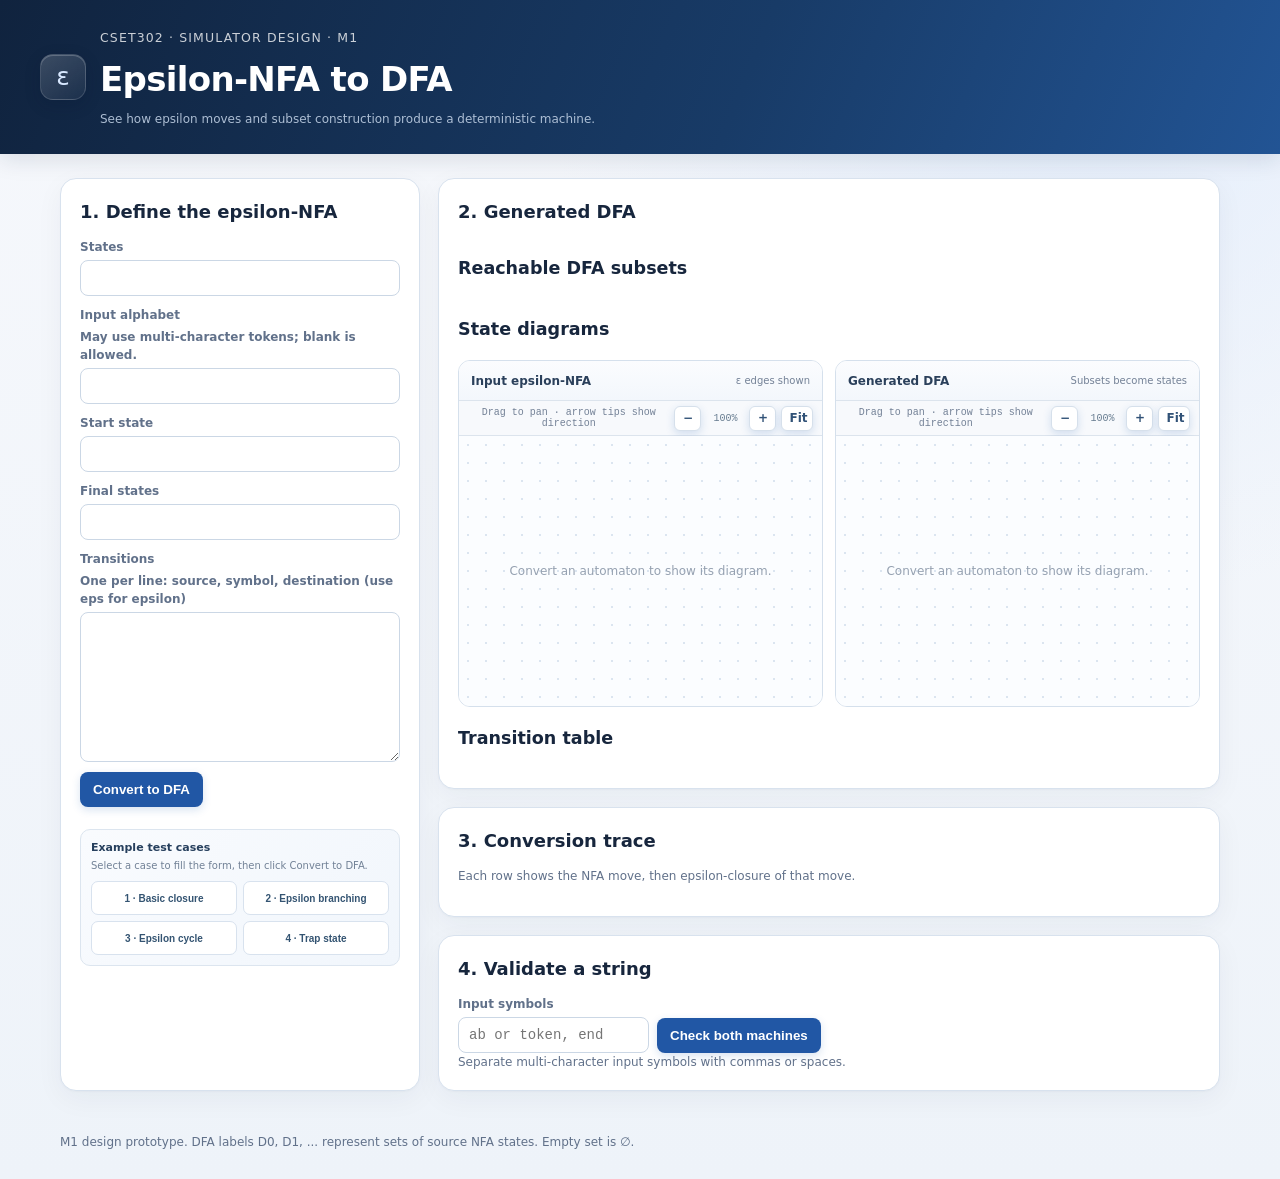
<file: M1/index.html>
<!doctype html>
<html lang="en">
<head>
  <meta charset="utf-8">
  <meta name="viewport" content="width=device-width, initial-scale=1">
  <title>epsilon-NFA to DFA | M1 Design Prototype</title>
  <link rel="stylesheet" href="M1-simulator.css">
  <link rel="stylesheet" href="M1-polish.css">
</head>
<body>
  <header>
    <div class="m1-brand"><span class="m1-mark">ε</span><div><small>CSET302 · SIMULATOR DESIGN · M1</small><h1>Epsilon-NFA to DFA</h1><p>See how epsilon moves and subset construction produce a deterministic machine.</p></div></div>
  </header>

  <main class="layout">
    <section class="card">
      <h2>1. Define the epsilon-NFA</h2>
      <div class="fields">
        <label>States<input autocomplete="off" id="states"></label>
        <label>Input alphabet <span class="help">May use multi-character tokens; blank is allowed.</span><input autocomplete="off" id="alphabet"></label>
        <label>Start state<input autocomplete="off" id="start"></label>
        <label>Final states<input autocomplete="off" id="finals"></label>
        <label>
          Transitions
          <span class="help">One per line: source, symbol, destination (use eps for epsilon)</span>
          <textarea autocomplete="off" id="transitions"></textarea>
        </label>
        <div class="actions">
          <button id="convert" type="button">Convert to DFA</button>
        </div>
        <div class="preset-section"><b>Example test cases</b><span>Select a case to fill the form, then click Convert to DFA.</span>
          <div class="preset-grid">
            <button type="button" class="preset-button" data-example="basic">1 · Basic closure</button>
            <button type="button" class="preset-button" data-example="branching">2 · Epsilon branching</button>
            <button type="button" class="preset-button" data-example="cycle">3 · Epsilon cycle</button>
            <button type="button" class="preset-button" data-example="trap">4 · Trap state</button>
          </div>
        </div>
        <div id="error" aria-live="polite"></div>
      </div>
    </section>

    <div class="right">
      <section class="card">
        <h2>2. Generated DFA</h2>
        <div id="summary" class="stats"></div>
        <h3>Reachable DFA subsets</h3>
        <div id="subsets" class="subsets"></div>
        <h3>State diagrams</h3>
        <div class="diagram-grid">
          <div class="diagram-card"><div class="diagram-heading"><b>Input epsilon-NFA</b><span>ε edges shown</span></div><div class="graph-tools"><span class="direction-note">Drag to pan · arrow tips show direction</span><button type="button" data-graph="nfaDiagram" data-zoom="out" aria-label="Zoom out">−</button><span id="nfaDiagramZoom">100%</span><button type="button" data-graph="nfaDiagram" data-zoom="in" aria-label="Zoom in">+</button><button type="button" data-graph="nfaDiagram" data-zoom="fit">Fit</button></div><div id="nfaDiagram" class="diagram empty-diagram">Convert an automaton to show its diagram.</div></div>
          <div class="diagram-card"><div class="diagram-heading"><b>Generated DFA</b><span>Subsets become states</span></div><div class="graph-tools"><span class="direction-note">Drag to pan · arrow tips show direction</span><button type="button" data-graph="dfaDiagram" data-zoom="out" aria-label="Zoom out">−</button><span id="dfaDiagramZoom">100%</span><button type="button" data-graph="dfaDiagram" data-zoom="in" aria-label="Zoom in">+</button><button type="button" data-graph="dfaDiagram" data-zoom="fit">Fit</button></div><div id="dfaDiagram" class="diagram empty-diagram">Convert an automaton to show its diagram.</div></div>
        </div>
        <h3>Transition table</h3>
        <div id="table" class="table-wrap"></div>
      </section>

      <section class="card">
        <h2>3. Conversion trace</h2>
        <p class="help">Each row shows the NFA move, then epsilon-closure of that move.</p>
        <div id="trace"></div>
      </section>

      <section class="card">
        <h2>4. Validate a string</h2>
        <div class="tester">
          <label>Input symbols<input autocomplete="off" id="testString" placeholder="ab or token, end"></label>
          <button id="test" disabled type="button">Check both machines</button>
          <span id="testResult" class="result" aria-live="polite"></span>
        </div>
        <div id="path" class="help">Separate multi-character input symbols with commas or spaces.</div>
      </section>
    </div>
  </main>

  <footer>M1 design prototype. DFA labels D0, D1, ... represent sets of source NFA states. Empty set is ∅.</footer>
  <script src="js/epsilon-nfa.js"></script>
  <script src="js/app.js"></script>
</body>
</html>
</file>
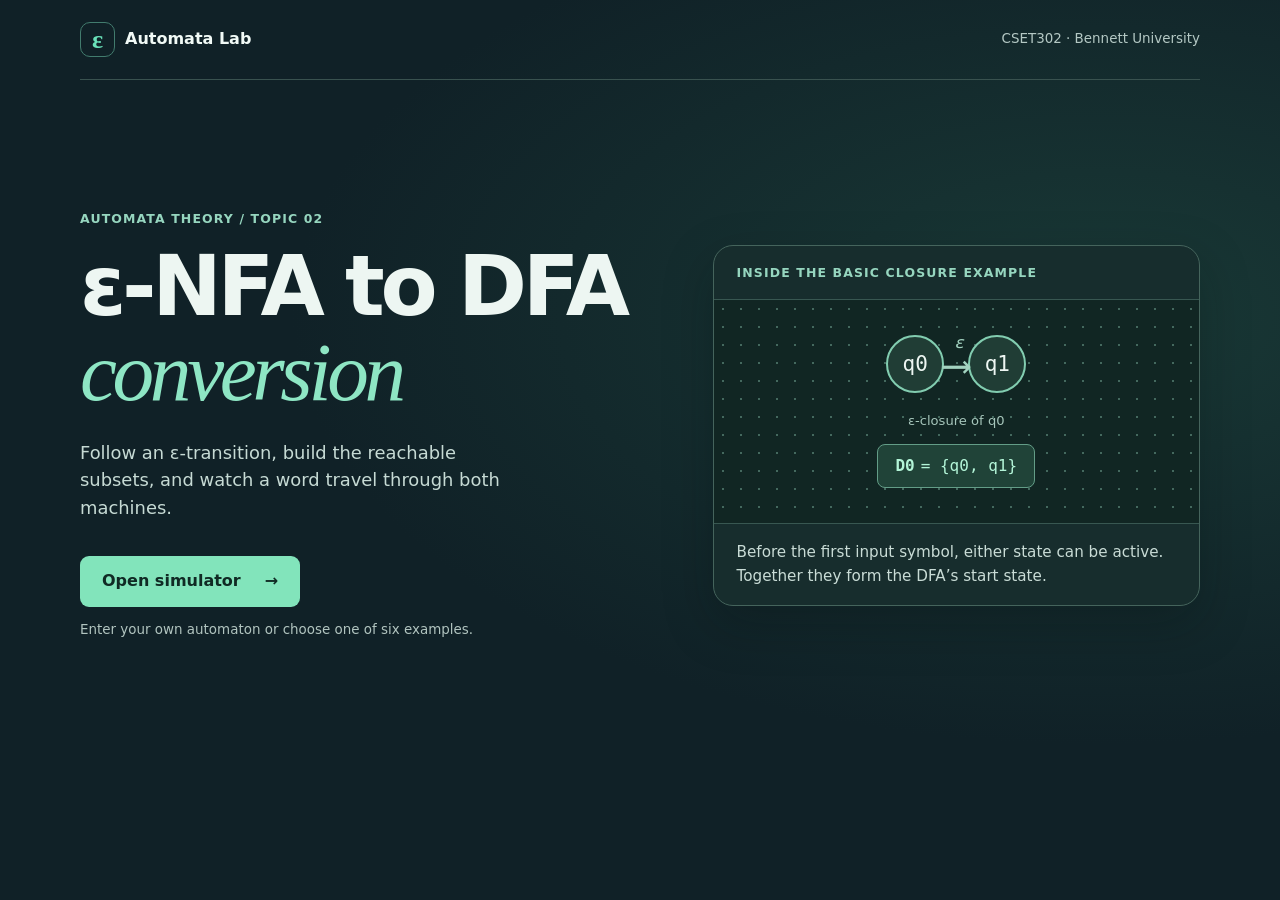
<file: M2/index.html>
<!doctype html>
<html lang="en">
<head>
  <meta charset="utf-8">
  <meta name="viewport" content="width=device-width,initial-scale=1">
  <meta name="description" content="Explore epsilon closures, build an equivalent DFA, and test words on both machines.">
  <title>Automata Lab | ε-NFA to DFA</title>
  <link rel="stylesheet" href="landing.css">
</head>
<body>
  <header><strong><span class="mark" aria-hidden="true">ε</span> Automata Lab</strong><span>CSET302 · Bennett University</span></header>
  <main>
    <section class="intro" aria-labelledby="page-title">
      <p class="kicker">Automata Theory / Topic 02</p>
      <h1 id="page-title">ε-NFA to DFA<br><em>conversion</em></h1>
      <p class="lead">Follow an ε-transition, build the reachable subsets, and watch a word travel through both machines.</p>
      <a class="launch" href="simulator.html">Open simulator <span aria-hidden="true">→</span></a>
      <p class="hint">Enter your own automaton or choose one of six examples.</p>
    </section>
    <figure aria-labelledby="example-title">
      <figcaption id="example-title">Inside the Basic closure example</figcaption>
      <div class="drawing">
        <div class="row" aria-label="q0 reaches q1 on epsilon"><span class="node">q0</span><span class="arrow"><i>ε</i>⟶</span><span class="node">q1</span></div>
        <div class="rule"><span>ε-closure of q0</span></div>
        <div class="subset"><b>D0</b> = {q0, q1}</div>
      </div>
      <p>Before the first input symbol, either state can be active. Together they form the DFA’s start state.</p>
    </figure>
  </main>
</body>
</html>
</file>
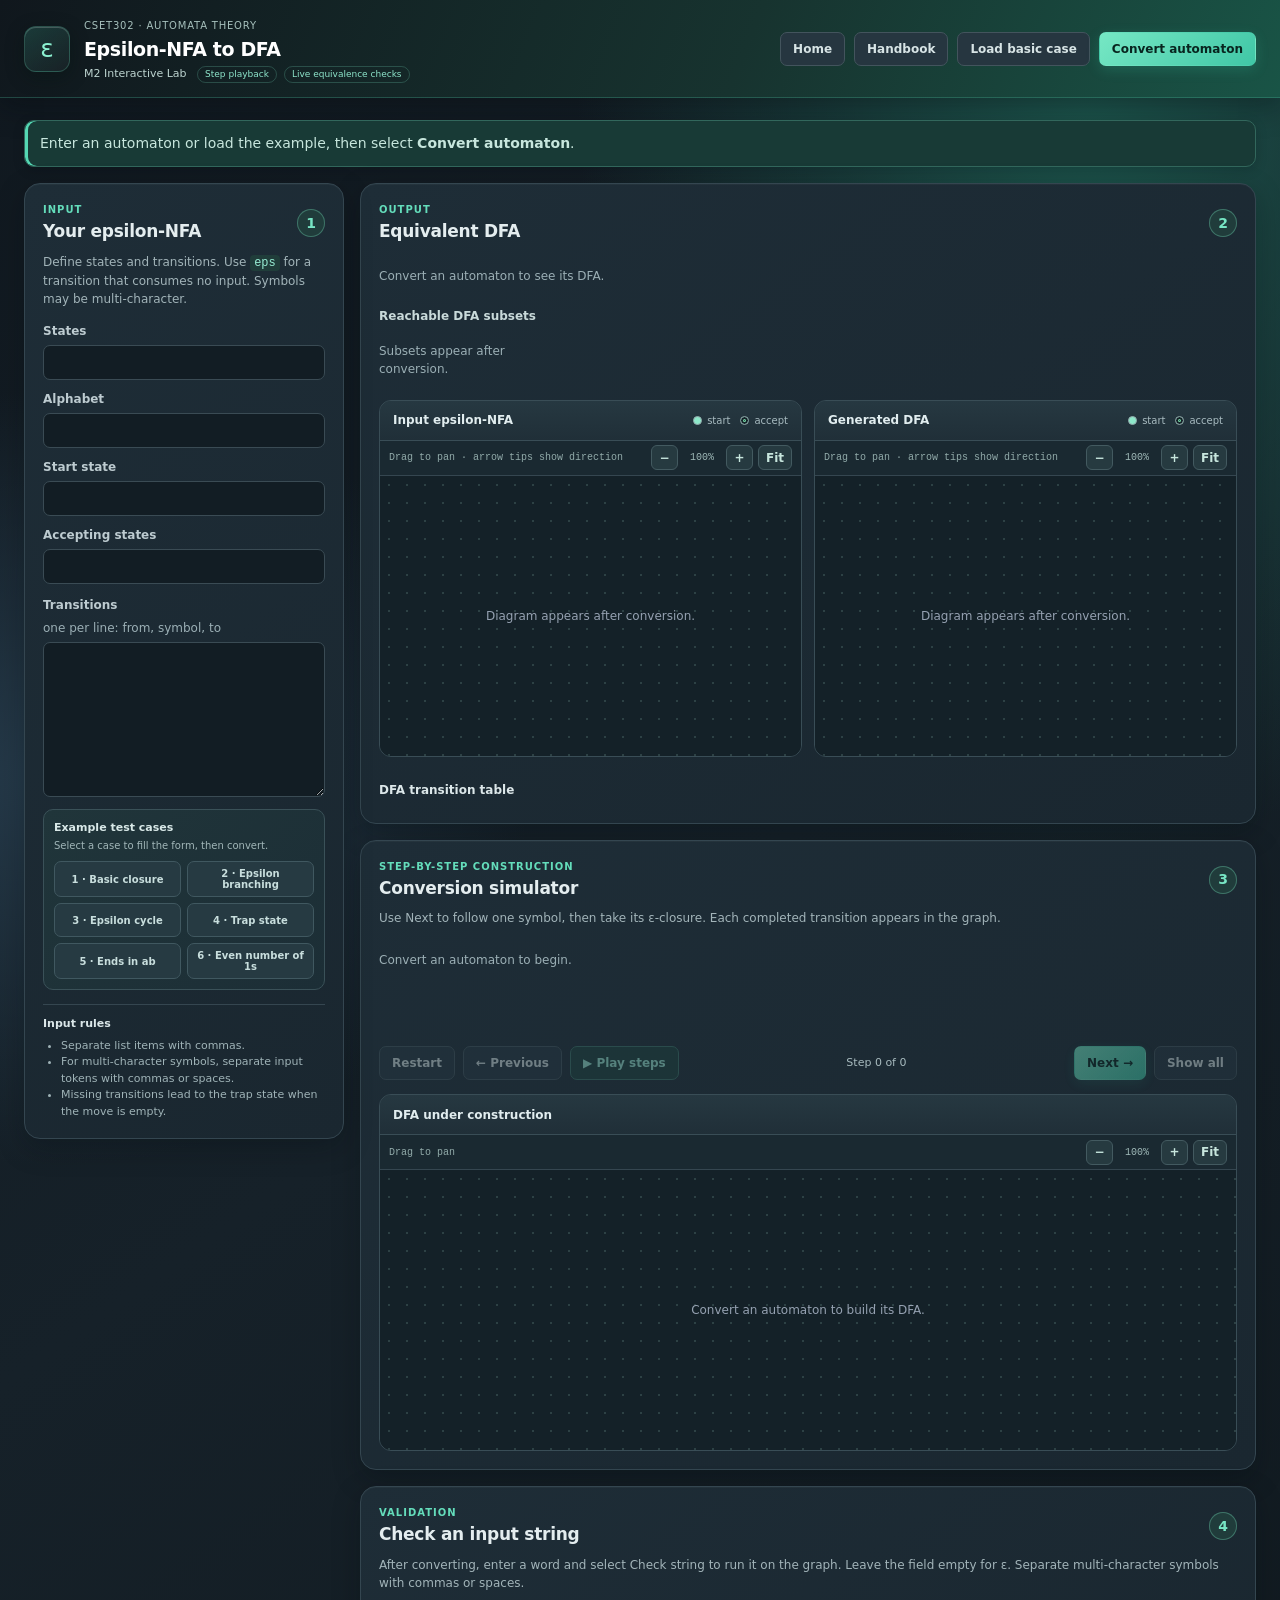
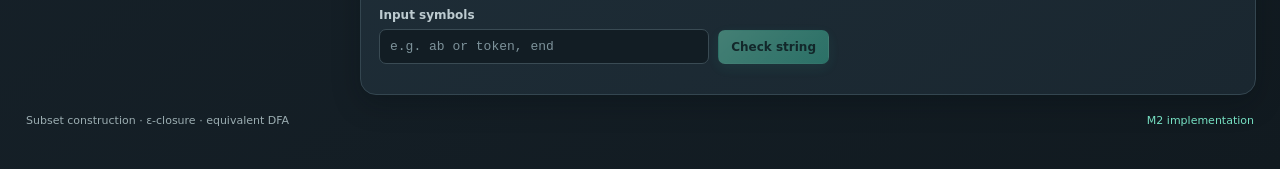
<file: M2/simulator.html>
<!doctype html>
<html lang="en">
<head>
  <meta charset="utf-8">
  <meta name="viewport" content="width=device-width, initial-scale=1">
  <meta name="description" content="Interactive epsilon-NFA to DFA subset-construction simulator">
  <title>Epsilon-NFA to DFA | M2 Simulator</title>
  <link rel="stylesheet" href="styles.css">
  <link rel="stylesheet" href="polish.css">
</head>
<body>
  <header class="topbar">
    <div class="brand"><span class="brand-mark">ε</span><div><small>CSET302 · Automata Theory</small><h1>Epsilon-NFA to DFA</h1><span class="brand-subtitle">M2 Interactive Lab <i>Step playback</i><i>Live equivalence checks</i></span></div></div>
    <div class="top-actions"><a class="button button-light home-link" href="index.html">Home</a><button id="openHandbook" type="button" class="button button-light" aria-haspopup="dialog" aria-controls="handbook">Handbook</button><button id="loadSample" class="button button-light">Load basic case</button><button id="convertButton" class="button button-primary">Convert automaton</button></div>
  </header>

  <dialog id="handbook" aria-labelledby="handbookTitle">
    <header class="book-header">
      <h2 id="handbookTitle">Conversion handbook</h2>
      <form method="dialog"><button class="button button-light" autofocus>Close</button></form>
    </header>
    <article class="book-content">
      <h3>What changes when we convert?</h3>
      <p>An <strong>ε-NFA</strong> is a nondeterministic finite automaton. A state can have zero, one or several destinations on a symbol. An ε arrow can be followed without reading any input. A word is accepted if at least one path reads the whole word and ends in an accepting state.</p>
      <p>A <strong>DFA</strong> is a deterministic finite automaton. Each state has exactly one destination for each input symbol. Each arrow consumes one symbol. In the converted DFA, one state represents the entire set of ε-NFA states that could be active after the same input.</p>

      <h3>How to convert any given ε-NFA</h3>
      <ol>
        <li><strong>Read the diagram.</strong> List the states and input alphabet. The incoming start arrow identifies the start state. Double circles mark accepting states.</li>
        <li><strong>Make the ε-NFA table.</strong> Give each state a row and each input symbol a column. Add an ε column. For each cell, collect the destinations of all matching outgoing arrows. Write ∅ if there are none.</li>
        <li><strong>Find the start subset.</strong> Begin with the start state and follow every chain of ε arrows. Include the starting state itself. Visit each state once so cycles terminate. This set is its <em>ε-closure</em>. Name it D0.</li>
        <li><strong>Fill one DFA cell.</strong> Pick a subset S and an input symbol. Collect the destinations on that symbol from every state in S. This union is the <em>move</em>. Take the ε-closure of the move to include all states reachable after consuming that symbol.</li>
        <li><strong>Register the destination.</strong> If the resulting set already has a name, reuse it. Otherwise name it D1, D2, and so on, and add a row. If ∅ is reached, give it a row too. Every symbol from ∅ leads back to ∅.</li>
        <li><strong>Finish the table and diagram.</strong> Process every symbol of every newly added row until all cells are filled. The DFA table has one column per input symbol. Mark D0 as the start and mark every subset containing an original accepting state as accepting. Draw one labeled arrow per cell.</li>
      </ol>

      <h3>Work through the Basic closure preset</h3>
      <p>The diagram has an ε arrow from q0 to q1, an <b>a</b> loop at q1, a <b>b</b> arrow from q1 to q2 and a <b>b</b> loop at q2. Its alphabet is {a, b}.</p>
      <table><caption>1. Read the outgoing arrows</caption><thead><tr><th scope="col">ε-NFA state</th><th scope="col">a</th><th scope="col">b</th><th scope="col">ε</th></tr></thead><tbody>
        <tr><th scope="row">q0 · start</th><td>∅</td><td>∅</td><td>{q1}</td></tr>
        <tr><th scope="row">q1</th><td>{q1}</td><td>{q2}</td><td>∅</td></tr>
        <tr><th scope="row">q2 · accept</th><td>∅</td><td>{q2}</td><td>∅</td></tr>
      </tbody></table>
      <p><strong>2. Start at D0 = {q0, q1}.</strong> Before the first symbol, the machine can stay at q0 or take ε to q1. On <b>a</b>, combine the two entries ∅ and {q1}. The move is {q1}, whose closure is still {q1}, so write D1. On <b>b</b>, the move is {q2} and its closure is {q2}, so write D2.</p>
      <p><strong>3. Expand the new rows.</strong> From D1 = {q1}, <b>a</b> returns to D1 and <b>b</b> reaches D2. From D2 = {q2}, <b>b</b> stays at D2. On <b>a</b> the move is empty, and the closure of ∅ is ∅. Register D3. Its two moves are also empty, so the table is complete.</p>
      <table><caption>4. Completed DFA transition table</caption><thead><tr><th scope="col">DFA state</th><th scope="col">Subset</th><th scope="col">a</th><th scope="col">b</th></tr></thead><tbody>
        <tr><th scope="row">D0 · start</th><td>{q0, q1}</td><td>D1</td><td>D2</td></tr>
        <tr><th scope="row">D1</th><td>{q1}</td><td>D1</td><td>D2</td></tr>
        <tr><th scope="row">D2 · accept</th><td>{q2}</td><td>D3</td><td>D2</td></tr>
        <tr><th scope="row">D3 · trap</th><td>∅</td><td>D3</td><td>D3</td></tr>
      </tbody></table>
      <p><strong>Check your result.</strong> Reading <b>ab</b> gives D0 → D1 → D2, which accepts because D2 contains q2. Reading <b>ba</b> gives D0 → D2 → D3, which rejects. To follow the same steps on screen, close the handbook, select <b>Basic closure</b>, click <b>Convert automaton</b> and use <b>Next</b> in the conversion simulator.</p>
    </article>
  </dialog>

  <main class="page">
    <div id="notice" class="notice" role="status" aria-live="polite">Enter an automaton or load the example, then select <b>Convert automaton</b>.</div>
    <div class="workspace">
      <aside class="panel editor-panel">
        <div class="panel-heading"><div><p class="eyebrow">INPUT</p><h2>Your epsilon-NFA</h2></div><span class="step-number">1</span></div>
        <p class="muted">Define states and transitions. Use <code>eps</code> for a transition that consumes no input. Symbols may be multi-character.</p>
        <div class="field-grid">
          <label>States<input id="statesInput" autocomplete="off"></label>
          <label>Alphabet<input id="alphabetInput" autocomplete="off"></label>
          <label>Start state<input id="startInput" autocomplete="off"></label>
          <label>Accepting states<input id="finalsInput" autocomplete="off"></label>
        </div>
        <label class="transition-label">Transitions <span>one per line: from, symbol, to</span>
          <textarea autocomplete="off" id="transitionsInput" spellcheck="false"></textarea>
        </label>
        <div class="preset-section"><b>Example test cases</b><span>Select a case to fill the form, then convert.</span>
          <div class="preset-grid">
            <button type="button" class="preset-button" data-example="basic">1 · Basic closure</button>
            <button type="button" class="preset-button" data-example="branching">2 · Epsilon branching</button>
            <button type="button" class="preset-button" data-example="cycle">3 · Epsilon cycle</button>
            <button type="button" class="preset-button" data-example="trap">4 · Trap state</button>
            <button type="button" class="preset-button" data-example="suffix">5 · Ends in ab</button>
            <button type="button" class="preset-button" data-example="parity">6 · Even number of 1s</button>
          </div>
        </div>
        <div id="validation" class="validation" hidden></div>
        <div class="editor-tip"><b>Input rules</b><ul><li>Separate list items with commas.</li><li>For multi-character symbols, separate input tokens with commas or spaces.</li><li>Missing transitions lead to the trap state when the move is empty.</li></ul></div>
      </aside>

      <section class="results">
        <section class="panel result-panel">
          <div class="panel-heading"><div><p class="eyebrow">OUTPUT</p><h2>Equivalent DFA</h2></div><span class="step-number">2</span></div>
          <div id="summary" class="summary empty-state">Convert an automaton to see its DFA.</div>
          <div class="subset-section"><h3>Reachable DFA subsets</h3><div id="dfaSubsets" class="subset-cards empty-state">Subsets appear after conversion.</div></div>
          <div class="diagram-grid">
            <div class="diagram-card"><div class="diagram-heading"><h3>Input epsilon-NFA</h3><span class="legend"><i class="legend-start"></i>start <i class="legend-final"></i>accept</span></div><div class="graph-tools"><span class="direction-note">Drag to pan · arrow tips show direction</span><button type="button" data-graph="nfaDiagram" data-zoom="out" aria-label="Zoom out">−</button><span id="nfaDiagramZoom">100%</span><button type="button" data-graph="nfaDiagram" data-zoom="in" aria-label="Zoom in">+</button><button type="button" data-graph="nfaDiagram" data-zoom="fit">Fit</button></div><div id="nfaDiagram" class="diagram empty-diagram">Diagram appears after conversion.</div></div>
            <div class="diagram-card"><div class="diagram-heading"><h3>Generated DFA</h3><span class="legend"><i class="legend-start"></i>start <i class="legend-final"></i>accept</span></div><div class="graph-tools"><span class="direction-note">Drag to pan · arrow tips show direction</span><button type="button" data-graph="dfaDiagram" data-zoom="out" aria-label="Zoom out">−</button><span id="dfaDiagramZoom">100%</span><button type="button" data-graph="dfaDiagram" data-zoom="in" aria-label="Zoom in">+</button><button type="button" data-graph="dfaDiagram" data-zoom="fit">Fit</button></div><div id="dfaDiagram" class="diagram empty-diagram">Diagram appears after conversion.</div></div>
          </div>
          <div class="table-wrap"><table id="dfaTable"><caption>DFA transition table</caption><thead></thead><tbody></tbody></table></div>
        </section>

        <section class="panel walkthrough-panel">
          <div class="panel-heading"><div><p class="eyebrow">STEP-BY-STEP CONSTRUCTION</p><h2 id="simulation">Conversion simulator</h2></div><span class="step-number">3</span></div>
          <p class="muted">Use Next to follow one symbol, then take its ε-closure. Each completed transition appears in the graph.</p>
          <div id="walkthrough" aria-live="polite" class="walkthrough empty-state">Convert an automaton to begin.</div>
          <div class="walk-controls"><button id="restartSteps" class="button button-light" disabled>Restart</button><button id="previousStep" class="button button-light" disabled>← Previous</button><button id="playSteps" class="button button-accent" disabled>▶ Play steps</button><span id="stepPosition" class="step-position">Step 0 of 0</span><button id="nextStep" class="button button-primary" disabled>Next →</button><button id="showAllSteps" class="button button-light" disabled>Show all</button></div>
          <div class="diagram-card construction-card">
            <div class="diagram-heading"><h3>DFA under construction</h3><span id="builtCount" class="legend"></span></div>
            <div class="graph-tools"><span class="direction-note">Drag to pan</span><button type="button" data-graph="constructionDiagram" data-zoom="out" aria-label="Zoom out of construction graph">−</button><span id="constructionDiagramZoom">100%</span><button type="button" data-graph="constructionDiagram" data-zoom="in" aria-label="Zoom in on construction graph">+</button><button type="button" data-graph="constructionDiagram" data-zoom="fit">Fit</button></div>
            <div id="constructionDiagram" class="diagram empty-diagram">Convert an automaton to build its DFA.</div>
          </div>
          <div id="allSteps" class="all-steps" hidden></div>
        </section>

        <section class="panel tester-panel">
          <div class="panel-heading"><div><p class="eyebrow">VALIDATION</p><h2>Check an input string</h2></div><span class="step-number">4</span></div>
          <p class="muted">After converting, enter a word and select Check string to run it on the graph. Leave the field empty for ε. Separate multi-character symbols with commas or spaces.</p>
          <div class="test-controls"><label for="stringInput">Input symbols<input id="stringInput" autocomplete="off" placeholder="e.g. ab or token, end"></label><button id="testStringButton" class="button button-primary" disabled>Check string</button></div>
          <div id="testResult" class="test-result" aria-live="polite"></div>
          <section id="wordRun" class="word-run" hidden aria-labelledby="wordRunTitle">
            <h3 id="wordRunTitle">String simulation</h3>
            <label>Machine to display
              <select id="wordMachine"><option value="dfa">DFA</option><option value="nfa">ε-NFA</option></select>
            </label>
            <div id="wordTape" class="word-tape" aria-label="Input symbols in reading order"></div>
            <div class="diagram-card">
              <div class="graph-tools"><span class="direction-note">Teal highlights the active states and transitions</span><button type="button" data-graph="wordDiagram" data-zoom="out" aria-label="Zoom out">−</button><span id="wordDiagramZoom">100%</span><button type="button" data-graph="wordDiagram" data-zoom="in" aria-label="Zoom in">+</button><button type="button" data-graph="wordDiagram" data-zoom="fit">Fit</button></div>
              <div id="wordDiagram" class="diagram"></div>
            </div>
            <div id="wordFrame" class="step-card" aria-live="polite"></div>
            <div class="walk-controls">
              <button id="wordBack" type="button" class="button button-light">← Previous</button>
              <button id="wordNext" type="button" class="button button-primary">Read next symbol →</button>
              <button id="wordRestart" type="button" class="button button-light">Restart</button>
              <button id="wordPlay" type="button" class="button button-accent">Play</button>
            </div>
          </section>
        </section>
      </section>
    </div>
    <footer>Subset construction · ε-closure · equivalent DFA <span>M2 implementation</span></footer>
  </main>
  <script src="src/automata.js"></script>
  <script src="src/app.js"></script>
</body>
</html>
</file>
<file: M1/M1-simulator.css>
:root {
  --ink: #17263d;
  --muted: #61718a;
  --blue: #2157a5;
  --pale: #edf4fc;
  --line: #d7e1ee;
  --green: #18794e;
  --red: #b83b3b;
  --bg: #f5f7fb;
  --card: #fff;
  --shadow: 0 10px 30px #19375b12;
}

* { box-sizing: border-box; }
body {
  margin: 0;
  background: var(--bg);
  color: var(--ink);
  font: 15px/1.5 system-ui, -apple-system, "Segoe UI", sans-serif;
}
header {
  background: linear-gradient(120deg, #102b50, #245daf);
  color: white;
  padding: 26px max(calc((100% - 1200px) / 2), 24px);
}
header small { opacity: .78; letter-spacing: .09em; text-transform: uppercase; }
h1 { margin: 5px 0; font-size: clamp(23px, 4vw, 34px); }
header p { margin: 0; opacity: .88; }
.layout {
  max-width: 1200px;
  margin: 24px auto;
  padding: 0 20px;
  display: grid;
  grid-template-columns: 360px 1fr;
  gap: 18px;
}
.card {
  background: var(--card);
  border: 1px solid var(--line);
  border-radius: 14px;
  box-shadow: var(--shadow);
  padding: 19px;
}
.card h2 { font-size: 18px; margin: 0 0 13px; }
.fields { display: grid; gap: 10px; }
label {
  display: grid;
  gap: 4px;
  color: var(--muted);
  font-size: 12px;
  font-weight: 700;
}
input, textarea {
  width: 100%;
  border: 1px solid #cbd7e5;
  border-radius: 8px;
  padding: 9px 10px;
  background: white;
  color: var(--ink);
  font: 14px ui-monospace, SFMono-Regular, Consolas, monospace;
}
textarea { height: 150px; resize: vertical; line-height: 1.55; }
.help { color: var(--muted); font-size: 12px; }
button {
  border: 0;
  border-radius: 8px;
  padding: 10px 13px;
  background: var(--blue);
  color: white;
  font-weight: 700;
  cursor: pointer;
}
button.secondary { background: #eaf0f8; color: #24456f; }
.actions { display: flex; gap: 8px; flex-wrap: wrap; }
.error {
  margin-top: 10px;
  border-radius: 8px;
  padding: 10px;
  background: #fff0ef;
  color: #8e2e2e;
  white-space: pre-wrap;
  font-size: 13px;
}
.right { display: grid; gap: 18px; align-content: start; }
.stats { display: grid; grid-template-columns: repeat(3, 1fr); gap: 10px; }
.stat { border: 1px solid var(--line); border-radius: 10px; padding: 12px; background: #fbfdff; }
.stat b { display: block; color: var(--blue); font-size: 20px; }
.stat span { color: var(--muted); font-size: 12px; }
.table-wrap { overflow: auto; }
table { width: 100%; border-collapse: collapse; font-size: 13px; }
th, td { padding: 9px 10px; border-bottom: 1px solid var(--line); text-align: left; white-space: nowrap; }
th { background: var(--pale); color: #26466e; }
tr:last-child td { border-bottom: 0; }
.badge { display: inline-block; border-radius: 99px; padding: 2px 8px; background: #e4f4ec; color: var(--green); font-size: 11px; font-weight: 700; }
.step { margin: 8px 0; border-left: 3px solid #7ca4da; border-radius: 0 8px 8px 0; padding: 9px 12px; background: #f8fbff; }
.step b { color: #214d8b; }
.subsets { display: flex; gap: 8px; flex-wrap: wrap; }
.subset { border: 1px solid var(--line); border-radius: 9px; padding: 8px 11px; background: white; font-family: ui-monospace, monospace; }
.subset.start { border-color: #3972c2; background: #edf4ff; }
.subset.final { box-shadow: inset 0 0 0 2px #67ad86; }
.tester { display: flex; align-items: end; gap: 8px; flex-wrap: wrap; }
.tester label { min-width: 180px; }
.result { font-weight: 700; }
.ok { color: var(--green); }
.no { color: var(--red); }
footer { max-width: 1200px; margin: 0 auto; padding: 0 20px 28px; color: var(--muted); font-size: 12px; }
@media (max-width: 850px) {
  .layout { grid-template-columns: 1fr; }
  .stats { grid-template-columns: repeat(3, 1fr); }
}
</file>
<file: M1/M1-polish.css>
/* M1 visual layer: polished course branding, state-diagram styling, and motion. */
body {
  background: radial-gradient(ellipse at 85% 3%, #e3edfb 0, transparent 34rem),
    linear-gradient(180deg, #f6f8fc 0, #eef3f9 100%);
}
header {
  background: linear-gradient(112deg, #10233e 0%, #183b67 58%, #225494 100%);
  box-shadow: 0 5px 22px #10233e20;
}
.m1-brand { display: flex; align-items: center; gap: 14px; }
.m1-mark {
  width: 46px;
  height: 46px;
  display: grid;
  place-items: center;
  border: 1px solid #ffffff24;
  border-radius: 13px;
  background: linear-gradient(145deg, #ffffff2e, #ffffff0c);
  box-shadow: inset 0 1px #ffffff35, 0 5px 16px #07172e30;
  color: #d8e8ff;
  font-size: 25px;
}
.m1-brand h1 { letter-spacing: -.02em; }
.m1-brand p { margin-top: 3px; color: #c2d2e6; font-size: 12px; }
.card {
  border-color: #d8e2ee;
  border-radius: 16px;
  box-shadow: 0 8px 28px #142b460c, 0 1px 2px #142b4607;
  transition: box-shadow .2s ease, transform .2s ease;
}
.card:hover { box-shadow: 0 11px 32px #142b4611, 0 2px 4px #142b4608; }
button { box-shadow: 0 3px 8px #2764b42e; transition: background .16s ease, transform .16s ease; }
button:hover { transform: translateY(-1px); }
button:active { transform: translateY(1px) scale(.98); }
button.secondary { box-shadow: none; border: 1px solid #d8e2ee; }
input:focus, textarea:focus { outline: 0; border-color: #6594d2; box-shadow: 0 0 0 3px #2461b21a; }
.diagram-grid { display: grid; grid-template-columns: 1fr 1fr; gap: 12px; margin: 12px 0 16px; }
.diagram-card { min-width: 0; overflow: hidden; border: 1px solid #d5e0ec; border-radius: 12px; background: #fff; }
.diagram-heading { min-height: 40px; display: flex; align-items: center; justify-content: space-between; gap: 8px; padding: 9px 12px; border-bottom: 1px solid #dce4ed; background: linear-gradient(180deg, #fbfcfe, #f3f7fc); color: #2b405b; font-size: 12px; }
.diagram-heading span { color: #738196; font-size: 10px; font-weight: 500; }
.diagram { height: 270px; display: flex; align-items: center; overflow: auto; background-color: #fbfdff; background-image: radial-gradient(#dbe5f0 .8px, transparent .8px); background-size: 18px 18px; }
.diagram { position: relative; overflow: hidden; cursor: grab; touch-action: none; }
.diagram.is-dragging { cursor: grabbing; }
.diagram svg { position: absolute; left: 0; top: 0; display: block; min-width: 0; max-width: none; height: 100%; flex: none; }
.graph-tools { min-height: 35px; display: flex; align-items: center; justify-content: flex-end; gap: 5px; padding: 4px 9px; border-bottom: 1px solid #dce4ed; background: #f7f9fc; }
.graph-tools button { min-width: 27px; height: 25px; padding: 2px 7px; border: 1px solid #d6e0eb; border-radius: 6px; color: #315277; background: #fff; font: 700 12px system-ui, sans-serif; cursor: pointer; }
.graph-tools button:hover { background: #eaf2fc; }
.graph-tools span { min-width: 38px; text-align: center; color: #687d91; font: 10px ui-monospace, monospace; }
.graph-tools .direction-note { min-width: 0; margin-right: auto; color: #738196; }
.empty-diagram { justify-content: center; color: #95a1b1; font-size: 12px; }
.m1-edge { fill: none; stroke: #657c96; stroke-width: 2.2; stroke-linecap: round; transition: stroke-dashoffset .8s cubic-bezier(.2,.7,.2,1), stroke .16s ease, stroke-width .16s ease; }
.m1-edge:hover { stroke: #245fa8; stroke-width: 3; }
.m1-edge.m1-edge-visible { stroke-dashoffset: 0 !important; }
.m1-edge-label { fill: #354c68; font: 700 12px system-ui, sans-serif; text-anchor: middle; paint-order: stroke; stroke: #fbfdff; stroke-width: 10px; stroke-linejoin: round; }
.m1-start-arrow { fill: none; stroke: #3275c5; stroke-width: 2; }
.m1-state { fill: #fff; stroke: #71839a; stroke-width: 2; filter: drop-shadow(0 3px 3px #263d581d); transform-box: fill-box; transform-origin: center; animation: m1-state-in .42s cubic-bezier(.2,.8,.25,1.2) both; }
.m1-start-state { fill: #e5f1ff; stroke: #3275c5; stroke-width: 2.5; }
.m1-final-state { fill: #eff9f3; stroke: #32825d; }
.m1-start-state.m1-final-state { fill: #e9f4ff; stroke: #3275c5; }
.m1-final-ring { fill: none; stroke: #32825d; stroke-width: 1.5; }
.preset-section { margin-top: 12px; padding: 10px; border: 1px solid #dce5ef; border-radius: 10px; background: linear-gradient(135deg, #f9fbfe, #f1f6fc); }
.preset-section > b, .preset-section > span { display: block; }
.preset-section > b { color: #263f5d; font-size: 11px; }
.preset-section > span { margin: 2px 0 8px; color: #718196; font-size: 10px; }
.preset-grid { display: grid; grid-template-columns: 1fr 1fr; gap: 6px; }
.preset-button { min-height: 34px; padding: 6px 7px; border: 1px solid #d8e2ee; border-radius: 7px; background: #fff; color: #345472; font-size: 10px; box-shadow: none; }
.preset-button:hover { background: #eaf2fc; }
.preset-button.selected { border-color: #71a1d8; background: #eaf3ff; color: #2157a5; }
.preset-info { margin-top: 8px; padding: 9px 11px; border: 1px solid #d5e7f7; border-radius: 8px; color: #31577d; background: #eef6fd; font-size: 12px; }
.m1-trap-state { fill: #fff3de; stroke: #d69036; stroke-dasharray: 4 3; }
.m1-trap-label { fill: #a96616; font: 700 10px system-ui, sans-serif; text-anchor: middle; }
.trap-badge { display: inline-block; border-radius: 20px; padding: 1px 6px; background: #fff1d9; color: #965a12; font-size: 10px; font-weight: 800; }
.m1-state-label { fill: #20344e; font: 650 12px system-ui, sans-serif; text-anchor: middle; dominant-baseline: middle; animation: m1-label-in .28s ease-out both; }
.stat, .subset { border-radius: 10px; box-shadow: 0 2px 6px #1e36500a; }
.subset.trap { border-color: #e5c38e; background: #fff8ec; }
.step { border: 1px solid #dce8f7; border-left: 3px solid #3977c5; border-radius: 9px; background: #f8faff; transition: transform .18s ease, box-shadow .18s ease; }
.step:hover { transform: translateX(2px); box-shadow: 0 3px 10px #1e36500c; }
table { border-radius: 8px; overflow: hidden; }
th { background: #f1f5f9; }
footer { padding-top: 18px; }
@keyframes m1-state-in { from { opacity: 0; transform: scale(.72); } to { opacity: 1; transform: scale(1); } }
@keyframes m1-label-in { from { opacity: 0; } to { opacity: 1; } }
@media (max-width: 900px) { .diagram-grid { grid-template-columns: 1fr; } }
@media (prefers-reduced-motion: reduce) { *, *::before, *::after { animation-duration: .01ms !important; transition-duration: .01ms !important; } }
</file>
<file: M2/landing.css>
* { box-sizing: border-box; }
html { color-scheme: dark; }
body { margin: 0; min-height: 100vh; background: radial-gradient(ellipse at 86% 35%, #193936, transparent 52%), #102127; color: #edf6f2; font: 16px/1.55 system-ui,sans-serif; }
header, main { width: min(1120px, 90%); margin: auto; }
header { display: flex; justify-content: space-between; gap: 15px; align-items: center; padding: 22px 0; border-bottom: 1px solid #39524f; color: #b4c8c4; font-size: .84rem; }
header strong { display: flex; align-items: center; gap: 10px; color: #f1faf6; font-size: 1rem; }
.mark { display: grid; place-items: center; width: 35px; height: 35px; border: 1px solid #427c6e; border-radius: 10px; color: #69e1b9; font: bold 26px Georgia,serif; }
main { display: grid; grid-template-columns: 1.14fr 1fr; align-items: center; gap: clamp(32px,6vw,90px); padding: clamp(54px,13vh,150px) 0; }
.kicker,figcaption { color: #96d6bf; font-size: .78rem; font-weight: 650; letter-spacing: .09em; text-transform: uppercase; }
h1 { font-size: clamp(3rem,6.5vw,6rem); line-height: 1.02; letter-spacing: -.052em; margin: 16px 0 24px; }
h1 em { color: #8ee6c4; font-weight: 450; font-family: Georgia,serif; }
.lead { max-width: 40ch; font-size: 1.12rem; color: #c6dad4; }
.launch { display: inline-flex; gap: 24px; align-items: center; margin-top: 16px; padding: 13px 22px; border-radius: 9px; color: #102a24; background: #82e4bb; text-decoration: none; font-weight: 720; }
.launch:hover { background: #a4f3d2; }
.launch:focus-visible { outline: 3px solid white; outline-offset: 4px; }
.hint { font-size: .84rem; color: #b1c4bf; }
figure { margin: 0; overflow: hidden; border: 1px solid #45645c; border-radius: 20px; background: #172d2d; box-shadow: 0 18px 50px #06110f40; }
figcaption,figure p { margin: 0; padding: 17px 23px; }
figure p { color: #c9dcd6; font-size: .95rem; }
.drawing { text-align: center; padding: 35px 10px; border-block: 1px solid #385751; background: radial-gradient(#44695e 1px,transparent 1px) 0 0 / 18px 18px, #112623; }
.row,.subset { display: flex; align-items: center; justify-content: center; font-family: ui-monospace,monospace; }
.node { width: 58px; height: 58px; display: grid; place-items: center; border: 2px solid #82cdb0; border-radius: 50%; background: #203d35; font-size: 21px; }
.arrow { position: relative; color: #a3d3c0; font-size: 40px; line-height: 1; }
.arrow i { position: absolute; left: 42%; top: -9px; font-size: 16px; }
.rule { margin: 18px 0 12px; color: #a6c6bb; font-size: .82rem; }
.subset { width: fit-content; margin: auto; gap: 6px; background: #204338; border: 1px solid #639d87; padding: 9px 17px; border-radius: 8px; color: #b3f5d8; }
@media(max-width:760px) { main { grid-template-columns: 1fr; padding: 38px 0; } header>span { max-width: 17ch; text-align: right; } }
</file>
<file: M2/styles.css>
:root{--navy:#10233e;--blue:#2764b4;--blue-dark:#1d4e91;--ink:#1a2a40;--muted:#6a788c;--line:#d9e2ec;--surface:#fff;--canvas:#f4f7fb;--pale:#edf4fc;--green:#20744c;--red:#ab3434;--shadow:0 5px 22px #10233e0b}*{box-sizing:border-box}body{margin:0;background:var(--canvas);color:var(--ink);font:14px/1.5 system-ui,-apple-system,"Segoe UI",sans-serif}.topbar{min-height:82px;background:var(--navy);color:#fff;padding:14px max(calc((100% - 1440px)/2),24px);display:flex;align-items:center;justify-content:space-between;gap:20px}.brand{display:flex;align-items:center;gap:12px}.brand-mark{width:42px;height:42px;display:grid;place-items:center;border-radius:12px;background:#ffffff1a;color:#cfe3ff;font-size:25px}.brand small{color:#aebdd0;text-transform:uppercase;letter-spacing:.08em;font-size:10px}.brand h1{font-size:19px;margin:0}.top-actions{display:flex;gap:9px}.page{max-width:1440px;margin:22px auto;padding:0 24px}.notice{padding:12px 15px;background:#eaf2fc;border:1px solid #d2e2f6;border-radius:10px;margin-bottom:16px;color:#294b77}.notice.error-notice{background:#fff0ee;border-color:#f1d4d0;color:#8c3030}.workspace{display:grid;grid-template-columns:320px minmax(0,1fr);gap:16px;align-items:start}.panel{background:var(--surface);border:1px solid var(--line);border-radius:13px;padding:18px;box-shadow:var(--shadow)}.editor-panel{position:sticky;top:14px}.panel-heading{display:flex;justify-content:space-between;align-items:center;gap:10px;margin-bottom:8px}.panel-heading h2{font-size:17px;margin:0}.eyebrow{font-size:10px;letter-spacing:.1em;color:var(--blue);font-weight:800;margin:0 0 2px}.step-number{border-radius:50%;width:28px;height:28px;display:grid;place-items:center;background:var(--pale);color:var(--blue);font-weight:800}.muted{color:var(--muted);font-size:12px;margin:5px 0 14px}.field-grid{display:grid;gap:10px}label{display:grid;gap:5px;color:#526278;font-size:12px;font-weight:700}input,textarea{font:13px ui-monospace,SFMono-Regular,Consolas,monospace;color:var(--ink);border:1px solid #cbd6e3;border-radius:7px;background:#fff;padding:9px 10px;width:100%;outline:none}input:focus,textarea:focus{border-color:#6594d2;box-shadow:0 0 0 3px #2461b21a}textarea{height:155px;line-height:1.55;resize:vertical}.transition-label{margin-top:12px}.transition-label span{font-weight:400;color:var(--muted)}code{border-radius:4px;background:#edf1f5;padding:1px 4px}.button{border:1px solid transparent;border-radius:7px;padding:9px 12px;font:700 12px system-ui;cursor:pointer;white-space:nowrap;transition:background .15s ease,transform .15s ease}.button:disabled{opacity:.45;cursor:not-allowed}.button-primary{background:var(--blue);color:white}.button-primary:hover:not(:disabled){background:var(--blue-dark);transform:translateY(-1px)}.button-light{background:#fff;color:#2e4b70;border-color:var(--line)}.button-light:hover:not(:disabled){background:#f2f6fb}.editor-tip{font-size:11px;color:var(--muted);border-top:1px solid var(--line);margin-top:14px;padding-top:11px}.editor-tip ul{margin:5px 0 0;padding-left:18px}.validation{margin-top:10px;padding:10px;background:#fff0ee;color:#8c3030;border-radius:7px;font-size:12px;white-space:pre-line}.results{display:grid;gap:16px;min-width:0}.summary{display:flex;gap:8px;flex-wrap:wrap;margin:12px 0}.metric{border:1px solid var(--line);padding:8px 12px;border-radius:8px;color:var(--muted);font-size:12px;background:#fbfdff}.metric b{font-size:15px;color:var(--ink);margin-right:5px}.empty-state{color:var(--muted);font-size:12px;padding:10px 0}.diagram-grid{display:grid;grid-template-columns:1fr 1fr;gap:12px;margin-top:12px}.diagram-card{border:1px solid var(--line);border-radius:10px;overflow:hidden;min-width:0;background:linear-gradient(180deg,#fff,#fcfdff)}.diagram-heading{padding:10px 12px;background:#f8fafd;display:flex;justify-content:space-between;align-items:center;gap:8px;border-bottom:1px solid var(--line)}.diagram-heading h3{font-size:12px;margin:0;color:#2b405b}.legend{font-size:10px;color:var(--muted);display:flex;gap:5px;align-items:center}.legend i{width:9px;height:9px;border:1px solid #8191a4;border-radius:50%;display:inline-block;margin-left:5px}.legend-start{background:#d9eaff}.legend-final{box-shadow:inset 0 0 0 2px white,inset 0 0 0 3px #53677f}.diagram{height:280px;overflow:auto;display:flex;align-items:center;background:radial-gradient(ellipse at center,#fff 0,#fbfcfe 75%)}.diagram svg{display:block;min-width:100%;height:100%}.empty-diagram{justify-content:center;color:#95a1b1;font-size:12px}.table-wrap{overflow:auto;margin-top:14px}table{width:100%;border-collapse:collapse;font-size:12px}caption{text-align:left;font-weight:800;padding:10px 0 6px}th,td{padding:8px 10px;border-bottom:1px solid var(--line);text-align:left;white-space:nowrap}th{background:#f1f5f9;color:#415774}tbody tr:last-child td{border-bottom:0}.accept-badge{display:inline-block;margin-left:5px;border-radius:20px;padding:1px 6px;background:#e4f4eb;color:var(--green);font-size:10px;font-weight:800}.walkthrough{min-height:90px}.step-card{background:#f8faff;border:1px solid #dce8f7;border-radius:9px;padding:13px;margin:9px 0}.step-card h3{font-size:14px;margin:0 0 7px}.formula{display:flex;flex-wrap:wrap;gap:7px;margin-top:8px}.formula span{background:#fff;border:1px solid var(--line);border-radius:6px;padding:6px 8px;font:12px ui-monospace,monospace}.formula .destination{background:#e8f2ff;border-color:#bad1f0}.walk-controls{display:flex;align-items:center;gap:8px;margin-top:12px;flex-wrap:wrap}.step-position{color:var(--muted);font-size:11px;margin:0 auto}.all-steps{margin-top:10px;max-height:300px;overflow:auto}.all-steps .step-card{padding:9px;margin:6px 0}.test-controls{display:flex;align-items:end;gap:9px;max-width:450px}.test-controls label{flex:1}.test-result{margin-top:12px}.result-banner{border-radius:8px;padding:11px 13px;font-size:12px}.result-banner.success{background:#e9f6ee;color:#1d6944}.result-banner.failure{background:#fff0ee;color:#8c3030}.result-banner strong{font-size:14px}.result-detail{margin-top:5px;color:inherit}.test-path{font:11px ui-monospace,monospace;margin-top:7px;overflow-wrap:anywhere}.state-circle{fill:white;stroke:#71839a;stroke-width:2}.state-start{fill:#e4f0ff;stroke:#3977c5;stroke-width:2.5}.state-final-inner{fill:none;stroke:#71839a;stroke-width:1.5}.state-label{font:12px system-ui,sans-serif;fill:#20344e;text-anchor:middle;dominant-baseline:middle}.edge-path{fill:none;stroke:#77889d;stroke-width:1.5}.edge-label{font:11px system-ui,sans-serif;fill:#354c68;text-anchor:middle;paint-order:stroke;stroke:#fff;stroke-width:5px;stroke-linejoin:round}.start-arrow{stroke:#3977c5;stroke-width:1.8;fill:none}footer{padding:18px 2px;color:var(--muted);font-size:11px;display:flex;justify-content:space-between}footer span{color:#8090a3}@media(max-width:1000px){.workspace{grid-template-columns:290px minmax(0,1fr)}}@media(max-width:760px){.topbar{padding:12px 16px;align-items:flex-start;flex-direction:column}.top-actions{width:100%}.top-actions button{flex:1}.page{padding:0 12px}.workspace{grid-template-columns:1fr}.editor-panel{position:static}.diagram-grid{grid-template-columns:1fr}.diagram{height:280px}.panel{padding:14px}}
</file>
<file: M2/polish.css>
/* Finishing layer: clearer hierarchy, stronger diagram contrast, and restrained motion. */
body {
  background:
    radial-gradient(ellipse at 84% 5%, #e4efff 0, transparent 34rem),
    linear-gradient(180deg, #f6f8fc 0, #eef3f9 100%);
}

.topbar {
  background: linear-gradient(112deg, #10233e 0%, #183b67 58%, #225494 100%);
  box-shadow: 0 5px 22px #10233e20;
}

.brand { gap: 14px; }
.brand-mark {
  width: 46px;
  height: 46px;
  background: linear-gradient(145deg, #ffffff2e, #ffffff0c);
  border: 1px solid #ffffff24;
  box-shadow: inset 0 1px #ffffff35, 0 5px 16px #07172e30;
}
.brand h1 { letter-spacing: -.02em; }
.brand-subtitle {
  display: block;
  color: #c2d2e6;
  font-size: 11px;
  margin-top: 2px;
}

.panel {
  border-radius: 16px;
  border-color: #d8e2ee;
  box-shadow: 0 8px 28px #142b460c, 0 1px 2px #142b4607;
  transition: box-shadow .2s ease, transform .2s ease;
}
.panel:hover {
  box-shadow: 0 11px 32px #142b4611, 0 2px 4px #142b4608;
}
.panel-heading h2 { letter-spacing: -.015em; }
.step-number { box-shadow: inset 0 0 0 1px #dce9f8; }
.button { transition: background .16s ease, transform .16s ease, box-shadow .16s ease; }
.button:active:not(:disabled) { transform: translateY(1px) scale(.98); }
.button-primary { box-shadow: 0 3px 8px #2764b42e; }
.button-accent {
  background: #edf3ff;
  color: #2859a0;
  border-color: #d5e3f8;
}
.button-accent:hover:not(:disabled) { background: #e0ebfc; }
.notice { box-shadow: 0 2px 8px #1e49770a; }

.diagram-card {
  border-radius: 12px;
  border-color: #d5e0ec;
  box-shadow: inset 0 1px #fff;
}
.diagram-heading {
  min-height: 40px;
  padding: 10px 13px;
  background: linear-gradient(180deg, #fbfcfe, #f3f7fc);
}
.diagram {
  background-color: #fbfdff;
  background-image: radial-gradient(#dbe5f0 0.8px, transparent 0.8px);
  background-size: 18px 18px;
}
.diagram { position: relative; overflow: hidden; cursor: grab; touch-action: none; }
.diagram.is-dragging { cursor: grabbing; }
.diagram svg { position: absolute; left: 0; top: 0; min-width: 0; max-width: none; flex: none; }
.graph-tools {
  min-height: 35px;
  display: flex;
  align-items: center;
  justify-content: flex-end;
  gap: 5px;
  padding: 4px 9px;
  border-bottom: 1px solid #354650;
  background: #1a2931;
}
.graph-tools button {
  min-width: 27px;
  height: 25px;
  padding: 2px 7px;
  border: 1px solid #435a60;
  border-radius: 6px;
  color: #c7e6dd;
  background: #263a40;
  font: 700 12px system-ui,sans-serif;
  cursor: pointer;
}
.graph-tools button:hover { background: #31534e; }
.graph-tools span { min-width: 38px; text-align: center; color: #9fb9b8; font: 10px ui-monospace,monospace; }
.graph-tools .direction-note { min-width: 0; margin-right: auto; color: #91aaa9; }
.graph-tools button:focus-visible { outline: 2px solid #76e7c4; outline-offset: 2px; }
.state-circle {
  filter: drop-shadow(0 3px 3px #263d581d);
  animation: state-appear .42s cubic-bezier(.2,.8,.25,1.2) both;
  transform-box: fill-box;
  transform-origin: center;
}
.state-start { fill: #e5f1ff; stroke: #3275c5; }
.state-accepted { fill: #eff9f3; stroke: #32825d; }
.state-start.state-accepted { fill: #e9f4ff; stroke: #3275c5; }
.state-final-inner { stroke: #32825d; }
.state-label {
  font-weight: 650;
  animation: label-appear .28s ease-out both;
}
.edge-path {
  stroke: #71849c;
  stroke-width: 1.8;
  transition: stroke-dashoffset .8s cubic-bezier(.2,.7,.2,1);
}
.edge-path.edge-visible { stroke-dashoffset: 0 !important; }
.edge-label {
  font-size: 12px;
  font-weight: 700;
  stroke-width: 6px;
  paint-order: stroke;
}
.start-arrow { stroke: #3275c5; stroke-width: 2; }
.step-enter { animation: step-enter .24s ease-out both; }
.metric {
  border-radius: 9px;
  background: linear-gradient(135deg, #fff, #f8fbff);
  box-shadow: 0 2px 6px #1e36500a;
}
.formula span { box-shadow: 0 1px 3px #1e365009; }
.formula .destination { color: #1e4f92; font-weight: 700; }
.walk-controls { padding-top: 3px; }
.step-position { font-variant-numeric: tabular-nums; }
.test-result .result-banner { border: 1px solid transparent; }
.test-result .success { border-color: #cae8d5; }
.test-result .failure { border-color: #f0cfca; }

@keyframes state-appear {
  from { opacity: 0; transform: scale(.72); }
  to { opacity: 1; transform: scale(1); }
}
@keyframes label-appear {
  from { opacity: 0; }
  to { opacity: 1; }
}
@keyframes step-enter {
  from { opacity: .35; transform: translateY(5px); }
  to { opacity: 1; transform: translateY(0); }
}

@media (prefers-reduced-motion: reduce) {
  *, *::before, *::after { animation-duration: .01ms !important; transition-duration: .01ms !important; }
}

/* M2 upgrade identity: dark graphite surfaces with teal lab accents. */
:root {
  --navy: #111b23;
  --blue: #37c8aa;
  --blue-dark: #28a98f;
  --ink: #e5eef0;
  --muted: #9bafb5;
  --line: #354650;
  --surface: #1c2a33;
  --canvas: #111a20;
  --pale: #233b40;
  --green: #74dfb8;
  --red: #ff9b91;
  --shadow: 0 9px 28px #050b0f55;
}
body {
  color: var(--ink);
  background:
    radial-gradient(ellipse at 85% 4%, #1c554c 0, transparent 32rem),
    radial-gradient(ellipse at 4% 44%, #253a4a 0, transparent 30rem),
    linear-gradient(145deg, #10181f 0%, #162129 52%, #111a20 100%);
}
.topbar {
  background: linear-gradient(112deg, #10171d 0%, #17332f 58%, #195446 100%);
  border-bottom: 1px solid #50c9a944;
  box-shadow: 0 7px 28px #050b0f66;
}
.brand-mark {
  color: #8cf1d1;
  background: linear-gradient(145deg, #49d8b42e, #ffffff08);
  border-color: #72e9c337;
  box-shadow: inset 0 1px #ffffff30, 0 5px 18px #06140f66;
}
.brand small { color: #a7c1bd; }
.brand-subtitle { color: #bdd4d0; }
.brand-subtitle i {
  display: inline-block;
  margin-left: 7px;
  padding: 1px 7px;
  border: 1px solid #76dfc23a;
  border-radius: 20px;
  color: #8de4ca;
  font-size: 9px;
  font-style: normal;
}
.panel {
  background: linear-gradient(145deg, #1e2d37, #1a2730);
  border-color: #344650;
  box-shadow: 0 9px 28px #050b0f42, inset 0 1px #ffffff08;
}
.panel:hover { box-shadow: 0 12px 32px #050b0f60, inset 0 1px #ffffff0b; }
.panel-heading h2, .diagram-heading h3, .card h3, h3 { color: #e4edef; }
.eyebrow { color: #64ddbb; }
.step-number { background: #203c3b; color: #77e5c4; box-shadow: inset 0 0 0 1px #3e7468; }
.muted, .help { color: #a2b4b9; }
label { color: #bdcbd0; }
input, textarea {
  color: #e6eff0;
  background: #121d24;
  border-color: #3a4b54;
}
input::placeholder, textarea::placeholder { color: #7d929a; }
input:focus, textarea:focus { border-color: #47c7a8; box-shadow: 0 0 0 3px #37c8aa24; }
code { color: #96ecd2; background: #203d3a; }
.button-primary {
  color: #08251f;
  background: linear-gradient(135deg, #76e7c4, #40c7a6);
  box-shadow: 0 4px 13px #35c7a433;
}
.button-primary:hover:not(:disabled) { background: linear-gradient(135deg, #91f0d2, #55d8b5); }
.button-light { color: #d7e4e5; background: #263640; border-color: #43545d; }
.button-light:hover:not(:disabled) { background: #30434d; }
.button-accent { color: #9cebd5; background: #1d403c; border-color: #3c7468; }
.button-accent:hover:not(:disabled) { background: #265249; }
.notice { color: #c7e6dd; background: #183a36; border-color: #32675c; box-shadow: inset 3px 0 #54d7b3, 0 3px 12px #050b0f30; }
.notice.error-notice { color: #ffd0c9; background: #462b2b; border-color: #734544; }
.diagram-card {
  background: linear-gradient(180deg, #1d2d35, #19262e);
  border-color: #394d56;
  box-shadow: inset 0 1px #ffffff08;
}
.diagram-heading { color: #e2ecee; background: linear-gradient(180deg, #263841, #202f38); border-color: #394d56; }
.diagram-heading h3 { color: #e1edef; }
.legend { color: #a8bbc0; }
.legend i { border-color: #91a9aa; }
.legend .legend-start { background: #8de7c9; }
.legend .legend-final { box-shadow: inset 0 0 0 2px #142128, inset 0 0 0 3px #75d9a5; }
.validation { color: #ffd0c9; background: #452d2d; border: 1px solid #744848; }
.editor-tip { color: #9fb3b7; border-color: #354650; }
.editor-tip b { color: #dbe7e9; }
.preset-section { margin-top: 12px; padding: 10px; border: 1px solid #3a5158; border-radius: 10px; background: linear-gradient(135deg, #20353a, #1c2e36); }
.preset-section > b, .preset-section > span { display: block; }
.preset-section > b { color: #d9e9e8; font-size: 11px; }
.preset-section > span { margin: 2px 0 8px; color: #a1b6b8; font-size: 10px; }
.preset-grid { display: grid; grid-template-columns: 1fr 1fr; gap: 6px; }
.preset-button { min-height: 34px; padding: 6px 7px; border: 1px solid #405860; border-radius: 7px; color: #c8dedd; background: #263a42; font: 650 10px system-ui,sans-serif; cursor: pointer; }
.preset-button:hover { background: #31514f; }
.preset-button.selected { border-color: #4fc9a8; color: #a7efd9; background: #234b42; }
.preset-button:focus-visible { outline: 2px solid #76e7c4; outline-offset: 2px; }
.diagram {
  background-color: #142128;
  background-image: radial-gradient(#52716f66 .8px, transparent .8px);
  background-size: 18px 18px;
}
.state-circle { fill: #e5f3f0; stroke: #7c9b9c; }
.state-start { fill: #baf3df; stroke: #43d3ae; }
.state-accepted { fill: #dcf6e9; stroke: #67d9a8; }
.state-start.state-accepted { fill: #baf3df; stroke: #4be0b9; }
.state-trap { fill: #fff0d8; stroke: #e9a94d; stroke-dasharray: 4 3; }
.state-final-inner { stroke: #3cae80; }
.state-label { fill: #15312d; }
.trap-label { fill: #f0bb6c; font: 700 10px system-ui,sans-serif; text-anchor: middle; }
.trap-badge { display: inline-block; margin-left: 5px; padding: 1px 6px; border: 1px solid #8c693f; border-radius: 20px; color: #f3c883; background: #49391f; font-size: 10px; font-weight: 800; }
.edge-path { stroke: #adc5c6; stroke-width: 2.2; }
.edge-path:hover { stroke: #78ead0; stroke-width: 3; }
.edge-label { fill: #edfaf6; stroke: #142128; }
.edge-label { stroke-width: 10px; }
.start-arrow { stroke: #4dd8b6; }
.metric { color: #a9bdc1; background: linear-gradient(135deg, #253640, #202f38); border-color: #3b4e58; box-shadow: inset 0 1px #ffffff08; }
.metric b { color: #82e6c7; }
.subset-section { margin: 12px 0 4px; }
.word-run { margin-top: 16px; }
.word-run select { padding: 7px 12px; color: #dceae8; background: #263941; border: 1px solid #587570; border-radius: 6px; width: fit-content; }
.word-run .word-tape { margin: 12px 0; }
#wordDiagram .word-active { fill: #98f4db; stroke: #13ad86; stroke-width: 4; }
#wordDiagram .word-edge { stroke: #70efd3; stroke-width: 4; }
#wordDiagram .word-pulse { fill: #e7fff8; stroke: #14856f; stroke-width: 1.5; pointer-events: none; }
@media (prefers-reduced-motion: no-preference) {
  #wordDiagram .state-circle { transition: fill .28s ease, stroke .28s ease, stroke-width .28s ease; }
  #wordDiagram .edge-path { transition: stroke .24s ease, stroke-width .24s ease; }
  .word-tape span { transition: background-color .24s ease, color .24s ease, transform .24s ease; }
  .word-tape.in-motion .next { transform: translateY(-2px); background-color: #345750; }
}
.word-tape { display: flex; flex-wrap: wrap; gap: 5px; }
.word-tape span { font: 600 14px monospace; padding: 5px 9px; background: #24343c; color: #dbe9e9; border: 1px solid #576b73; border-radius: 5px; overflow-wrap: anywhere; }
.word-tape .read { background: #21453d; color: #a7ebd8; }
.word-tape .next { outline: 2px solid #76e7c4; }
.top-actions { flex-wrap: wrap; }
#handbook { width: min(700px, 94vw); max-height: 88vh; margin: auto; padding: 0; border: 1px solid #426066; border-radius: 14px; color: #dce9e7; background: #1c2c34; }
#handbook::backdrop { background: rgb(7 15 20 / 76%); }
.book-header { position: sticky; top: 0; z-index: 1; display: flex; align-items: center; justify-content: space-between; gap: 12px; padding: 12px 20px; background: #20373c; border-bottom: 1px solid #426066; }
.book-header h2 { font-size: 18px; margin: 0; }
.book-content { padding: 0 clamp(14px, 4vw, 32px) 16px; line-height: 1.6; }
.book-content h3 { margin: 20px 0 6px; color: #94ecd2; }
.book-content ol { padding-left: 1.5em; }
.book-content li { margin-bottom: 8px; }
.book-content table { width: 100%; color: inherit; }
.book-content td, .book-content th { white-space: normal; }
.construction-card { margin-top: 14px; }
#constructionDiagram .state-circle, #constructionDiagram .state-label { animation: none; }
#constructionDiagram .edge-path { transition: stroke .25s ease; stroke-dashoffset: 0; }
#constructionDiagram .sim-current { stroke: #14b997; stroke-width: 4; }
#constructionDiagram .sim-edge { stroke: #70efd3; stroke-width: 3; }
.subset-section h3 { margin: 0 0 7px; font-size: 12px; color: #c9dada; }
.subset-cards { display: grid; grid-template-columns: repeat(auto-fill, minmax(125px, 1fr)); gap: 8px; }
.subset-card { min-width: 0; display: grid; gap: 3px; padding: 9px 10px; border: 1px solid #3a4d56; border-radius: 9px; color: #aabdc0; background: linear-gradient(145deg, #253740, #202f38); box-shadow: inset 0 1px #ffffff08; animation: state-appear .32s ease-out both; }
.subset-card b { color: #dfeaec; font-size: 12px; }
.subset-card > span { color: #c0d4d5; font: 11px ui-monospace,monospace; overflow-wrap: anywhere; }
.subset-card small { color: #8da5a8; font-size: 9px; text-transform: uppercase; letter-spacing: .04em; }
.subset-card.subset-start { border-color: #43b999; background: linear-gradient(145deg, #23463f, #203a39); }
.subset-card.subset-start b { color: #8de8ca; }
.subset-card.subset-accept { box-shadow: inset 0 0 0 1px #448865; }
.subset-card.subset-trap { border-color: #80633d; background: linear-gradient(145deg, #3e3628, #302d27); }
.subset-card.subset-trap small { color: #edbd75; }
.table-wrap table { color: #dce7e9; }
th { color: #b9d0d1; background: #263941; }
td { border-color: #344650; }
tbody tr:nth-child(even) { background: #ffffff04; }
tbody tr:hover { background: #3bc7a80d; }
.accept-badge { color: #a0f1cf; background: #234c3c; }
.step-card { color: #dbe7e9; background: linear-gradient(120deg, #20323b, #1c2d36); border-color: #3a5360; }
.step-card h3 { color: #e8f2f2; }
.formula span { color: #c8d8da; background: #142128; border-color: #3a4d56; box-shadow: inset 0 1px #ffffff05; }
.formula .destination { color: #9cf0d5; background: #1d443d; border-color: #3b7769; }
.step-position { color: #a8bbbf; }
.result-banner.success { color: #b9f4d8; background: #1e4237; border-color: #3a755f; }
.result-banner.failure { color: #ffd0c9; background: #452d2d; border-color: #744848; }
.test-path { color: #c1d3d4; }
footer { color: #9badb1; }
footer span { color: #76dfc2; }
.home-link { text-decoration: none; align-self: center; }
</file>
